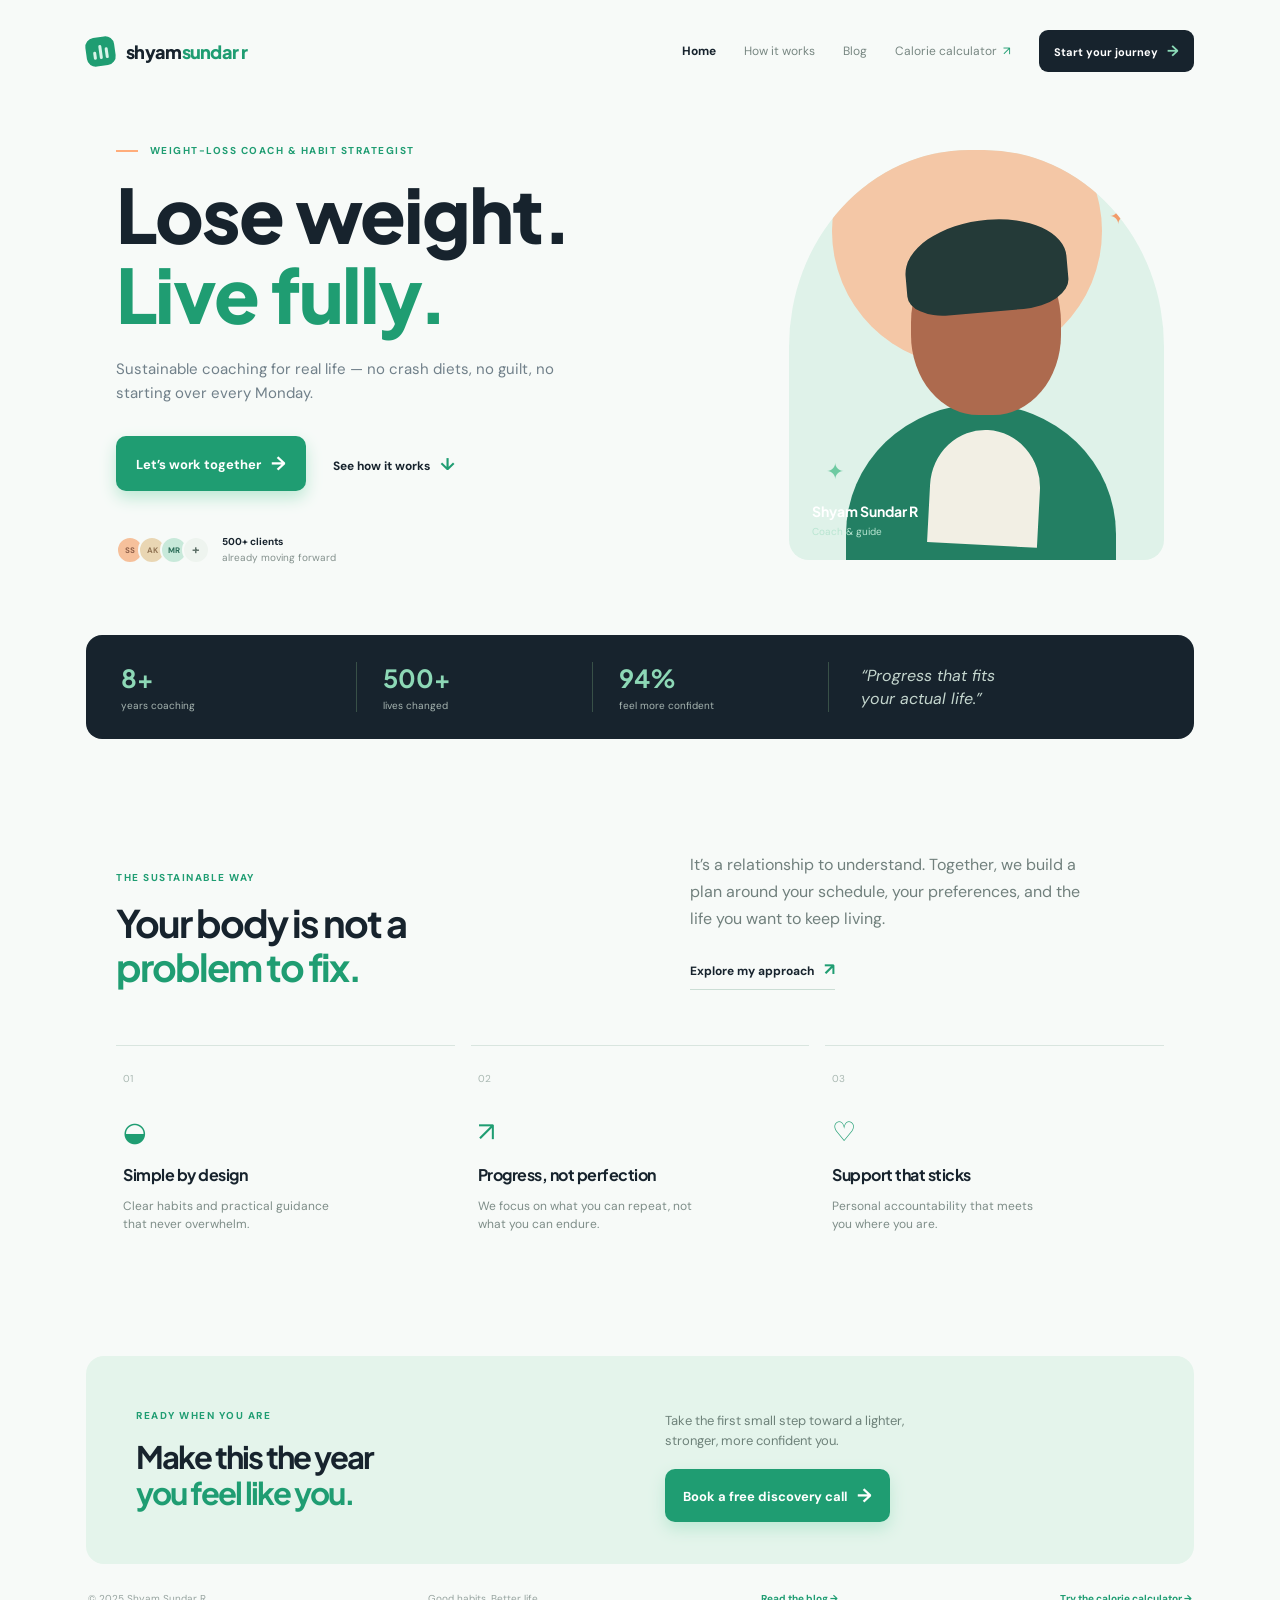
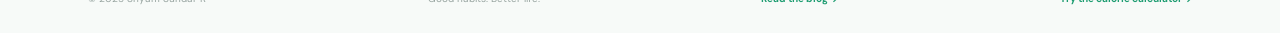
<file: index.html>
<!doctype html>
<html lang="en">
<head>
  <meta charset="UTF-8" /><meta name="viewport" content="width=device-width, initial-scale=1.0" />
  <meta name="description" content="Shyam Sundar R helps busy people build sustainable weight-loss habits for life." />
  <title>Shyam Sundar R — Sustainable weight-loss coaching</title>
  <link rel="preconnect" href="https://fonts.googleapis.com" /><link rel="preconnect" href="https://fonts.gstatic.com" crossorigin />
  <link href="https://fonts.googleapis.com/css2?family=DM+Sans:wght@400;500;600;700&family=Plus+Jakarta+Sans:wght@600;700;800&display=swap" rel="stylesheet" /><link rel="stylesheet" href="styles.css" />
</head>
<body class="home-page"><div class="page-shell">
  <header class="site-header"><a class="brand" href="index.html" aria-label="Shyam Sundar R home"><span class="brand-mark" aria-hidden="true"><span></span><span></span><span></span></span><span>shyam<span>sundar r</span></span></a><nav class="main-nav" aria-label="Main navigation"><a class="active" href="index.html">Home</a><a href="#approach">How it works</a><a href="blog.html">Blog</a><a href="calculator.html">Calorie calculator <span>↗</span></a></nav><a class="nav-cta" href="#start">Start your journey <span>→</span></a></header>
  <main>
    <section class="coach-hero"><div class="hero-copy"><p class="eyebrow"><span></span> Weight-loss coach & habit strategist</p><h1>Lose weight.<br /><em>Live fully.</em></h1><p class="hero-text">Sustainable coaching for real life — no crash diets, no guilt, no starting over every Monday.</p><div class="hero-actions"><a class="primary-button hero-button" href="#start">Let’s work together <span>→</span></a><a class="text-link" href="#approach">See how it works <span>↓</span></a></div><div class="trust-row"><div class="avatar-stack"><span>SS</span><span>AK</span><span>MR</span><b>+</b></div><p><strong>500+ clients</strong><br />already moving forward</p></div></div><div class="coach-portrait" aria-label="Portrait illustration of coach Shyam Sundar R" role="img"><div class="portrait-sun"></div><div class="portrait-shape portrait-body"></div><div class="portrait-shape portrait-head"></div><div class="portrait-hair"></div><div class="portrait-shirt"></div><span class="portrait-label">Shyam Sundar R <small>Coach & guide</small></span><span class="leaf leaf-one">✦</span><span class="leaf leaf-two">✦</span></div></section>
    <section class="stats-strip" aria-label="Coach highlights"><div><strong>8+</strong><span>years coaching</span></div><div><strong>500+</strong><span>lives changed</span></div><div><strong>94%</strong><span>feel more confident</span></div><p>“Progress that fits<br />your actual life.”</p></section>
    <section id="approach" class="approach-section"><div class="section-intro"><p class="section-kicker">The sustainable way</p><h2>Your body is not a<br /><em>problem to fix.</em></h2></div><div class="approach-copy"><p>It’s a relationship to understand. Together, we build a plan around your schedule, your preferences, and the life you want to keep living.</p><a class="arrow-link" href="#start">Explore my approach <span>↗</span></a></div></section>
    <section class="pillars" aria-label="Coaching principles"><article><span class="pillar-number">01</span><div class="pillar-icon">◒</div><h3>Simple by design</h3><p>Clear habits and practical guidance that never overwhelm.</p></article><article><span class="pillar-number">02</span><div class="pillar-icon">↗</div><h3>Progress, not perfection</h3><p>We focus on what you can repeat, not what you can endure.</p></article><article><span class="pillar-number">03</span><div class="pillar-icon">♡</div><h3>Support that sticks</h3><p>Personal accountability that meets you where you are.</p></article></section>
    <section id="start" class="start-card"><div><p class="section-kicker">Ready when you are</p><h2>Make this the year<br /><em>you feel like you.</em></h2></div><div><p>Take the first small step toward a lighter, stronger, more confident you.</p><a class="primary-button" href="mailto:hello@shyamsundarr.com">Book a free discovery call <span>→</span></a></div></section>
  </main><footer class="site-footer"><span>© 2025 Shyam Sundar R</span><span>Good habits. Better life.</span><a href="blog.html">Read the blog →</a><a href="calculator.html">Try the calorie calculator →</a></footer>
</div></body></html>
</file>
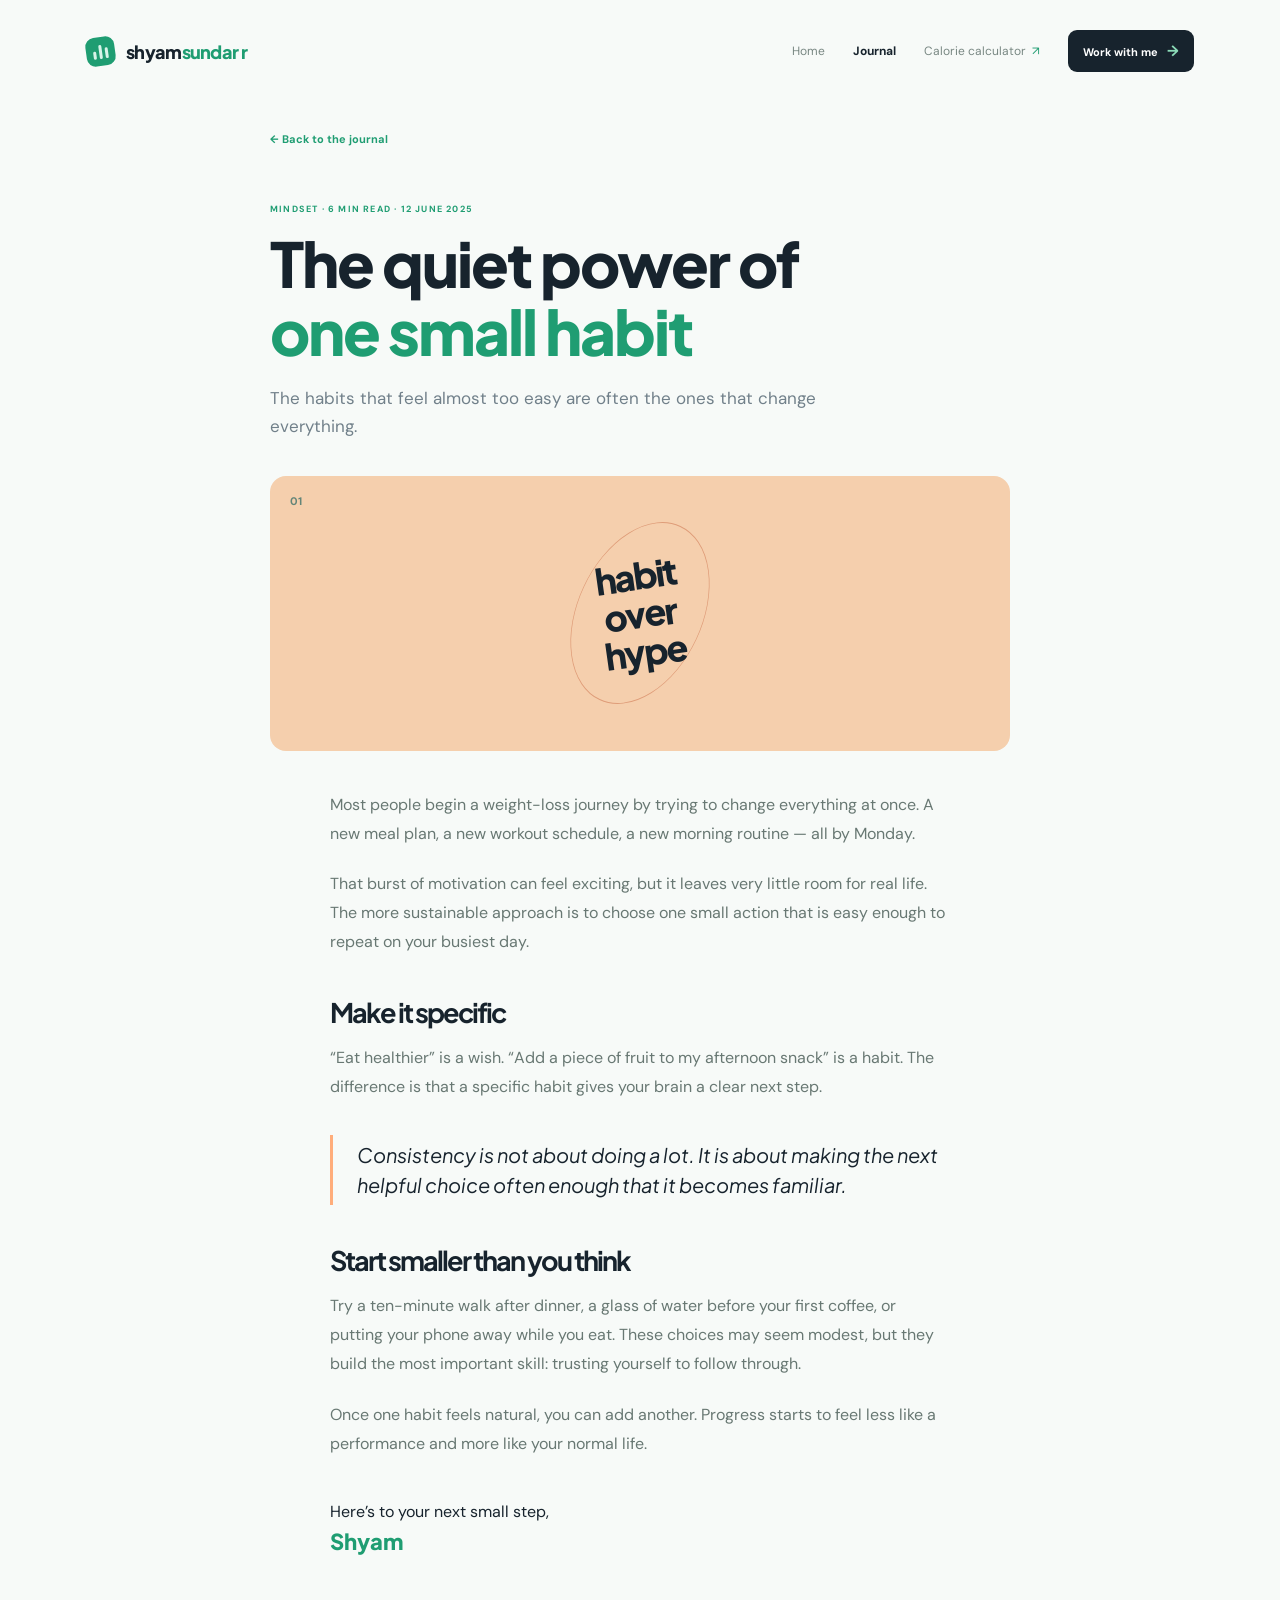
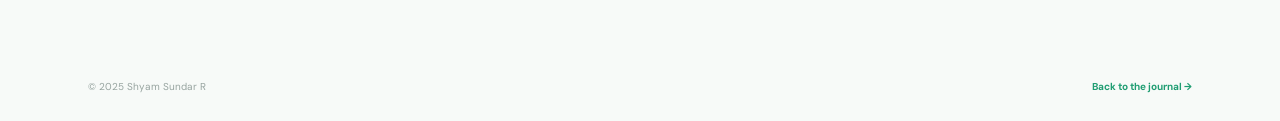
<file: blog-habits.html>
<!doctype html>
<html lang="en"><head><meta charset="UTF-8" /><meta name="viewport" content="width=device-width, initial-scale=1.0" /><meta name="description" content="How one small habit can create sustainable weight-loss progress." /><title>The quiet power of one small habit — Shyam Sundar R</title><link rel="stylesheet" href="styles.css" /><link rel="preconnect" href="https://fonts.googleapis.com" /><link rel="preconnect" href="https://fonts.gstatic.com" crossorigin /><link href="https://fonts.googleapis.com/css2?family=DM+Sans:wght@400;500;600;700&family=Plus+Jakarta+Sans:wght@600;700;800&display=swap" rel="stylesheet" /></head>
<body class="article-page"><div class="page-shell"><header class="site-header"><a class="brand" href="index.html"><span class="brand-mark" aria-hidden="true"><span></span><span></span><span></span></span><span>shyam<span>sundar r</span></span></a><nav class="main-nav" aria-label="Main navigation"><a href="index.html">Home</a><a href="blog.html" class="active">Journal</a><a href="calculator.html">Calorie calculator <span>↗</span></a></nav><a class="nav-cta" href="index.html#start">Work with me <span>→</span></a></header><main><article class="article"><a class="back-link" href="blog.html">← Back to the journal</a><p class="post-meta">Mindset · 6 min read · 12 June 2025</p><h1>The quiet power of<br /><em>one small habit</em></h1><p class="article-deck">The habits that feel almost too easy are often the ones that change everything.</p><div class="article-art art-habits"><span>01</span><b>habit<br />over<br />hype</b></div><div class="article-body"><p>Most people begin a weight-loss journey by trying to change everything at once. A new meal plan, a new workout schedule, a new morning routine — all by Monday.</p><p>That burst of motivation can feel exciting, but it leaves very little room for real life. The more sustainable approach is to choose one small action that is easy enough to repeat on your busiest day.</p><h2>Make it specific</h2><p>“Eat healthier” is a wish. “Add a piece of fruit to my afternoon snack” is a habit. The difference is that a specific habit gives your brain a clear next step.</p><blockquote>Consistency is not about doing a lot. It is about making the next helpful choice often enough that it becomes familiar.</blockquote><h2>Start smaller than you think</h2><p>Try a ten-minute walk after dinner, a glass of water before your first coffee, or putting your phone away while you eat. These choices may seem modest, but they build the most important skill: trusting yourself to follow through.</p><p>Once one habit feels natural, you can add another. Progress starts to feel less like a performance and more like your normal life.</p><p class="article-signoff">Here’s to your next small step,<br /><strong>Shyam</strong></p></div></article></main><footer class="site-footer"><span>© 2025 Shyam Sundar R</span><a href="blog.html">Back to the journal →</a></footer></div></body></html>
</file>
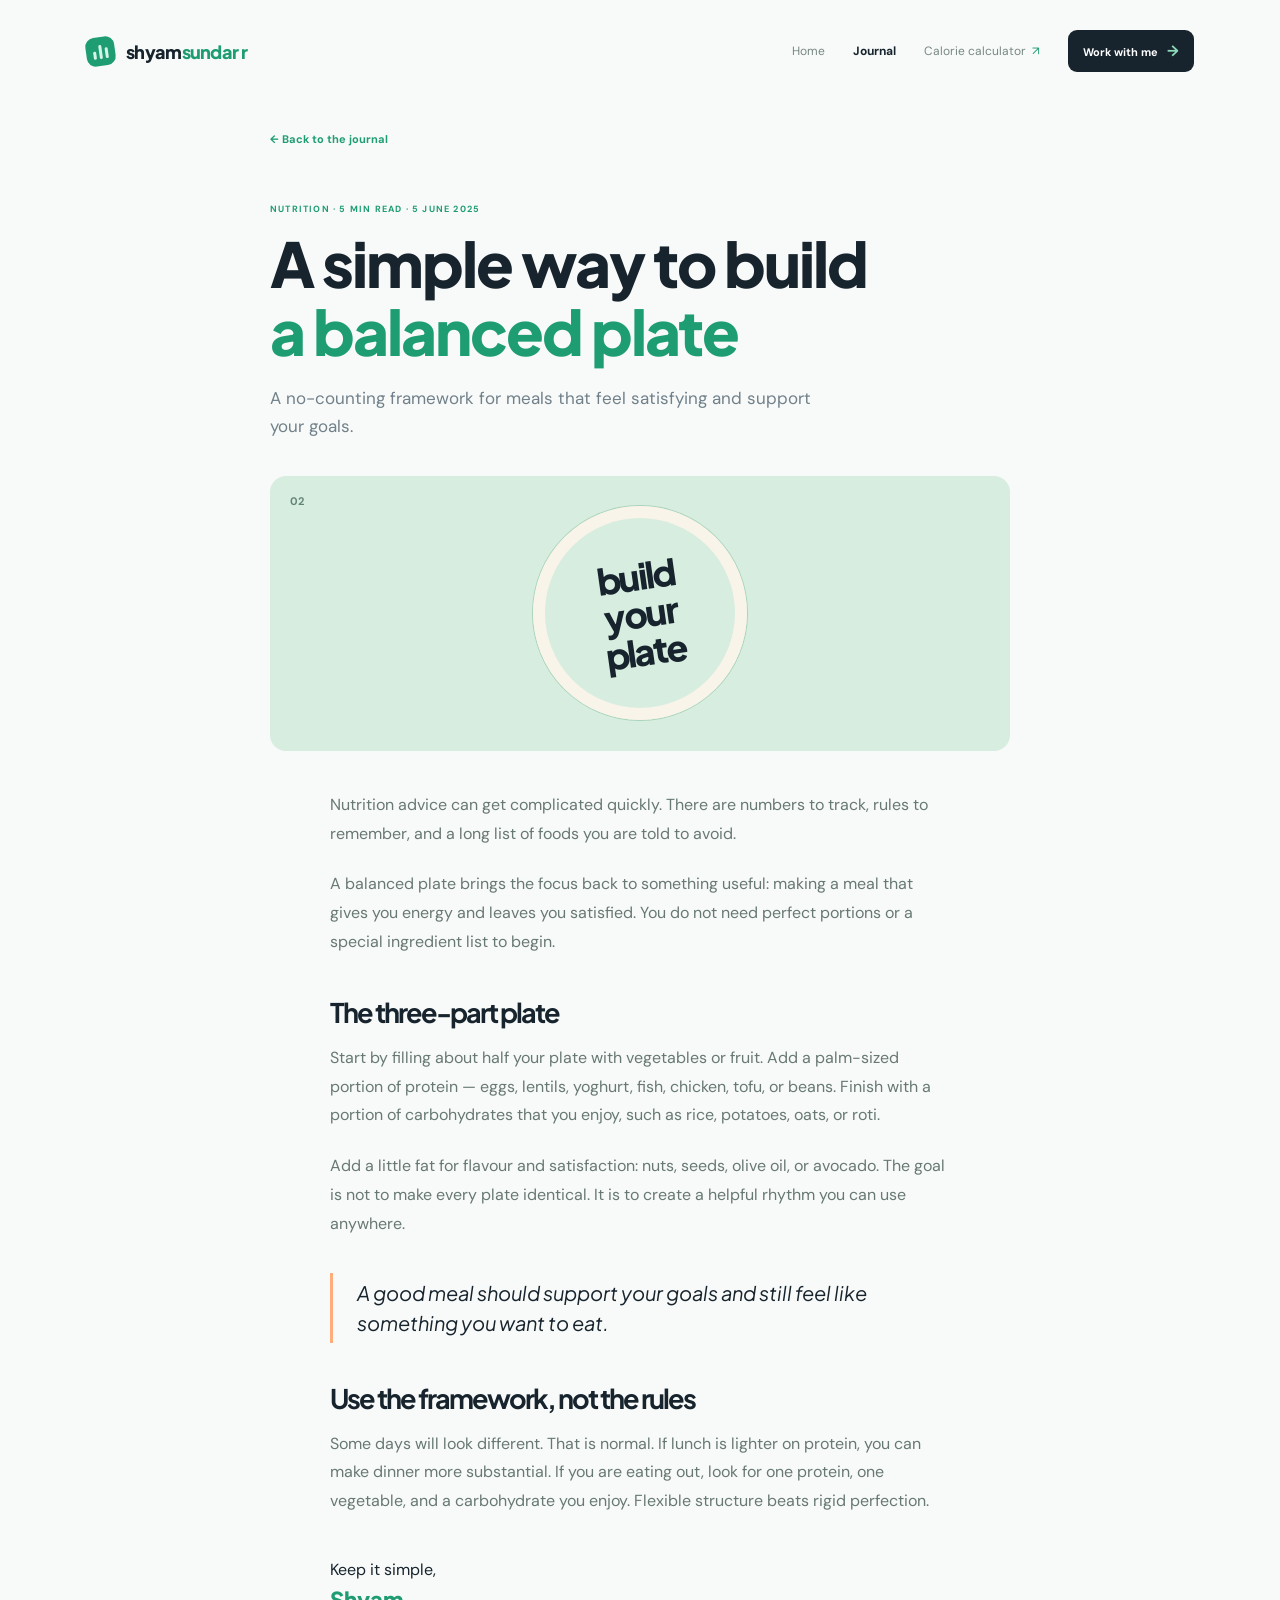
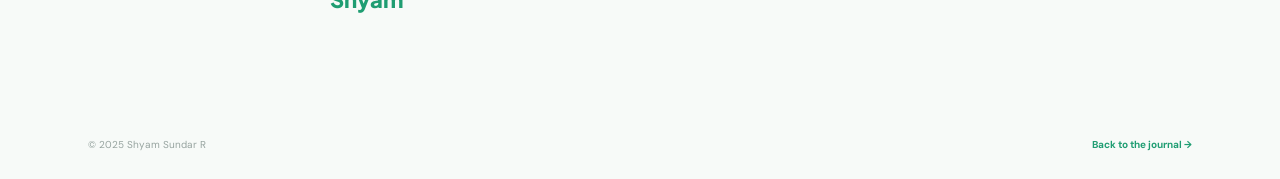
<file: blog-plate.html>
<!doctype html>
<html lang="en"><head><meta charset="UTF-8" /><meta name="viewport" content="width=device-width, initial-scale=1.0" /><meta name="description" content="A simple framework for building balanced meals." /><title>A simple way to build a balanced plate — Shyam Sundar R</title><link rel="stylesheet" href="styles.css" /><link rel="preconnect" href="https://fonts.googleapis.com" /><link rel="preconnect" href="https://fonts.gstatic.com" crossorigin /><link href="https://fonts.googleapis.com/css2?family=DM+Sans:wght@400;500;600;700&family=Plus+Jakarta+Sans:wght@600;700;800&display=swap" rel="stylesheet" /></head>
<body class="article-page"><div class="page-shell"><header class="site-header"><a class="brand" href="index.html"><span class="brand-mark" aria-hidden="true"><span></span><span></span><span></span></span><span>shyam<span>sundar r</span></span></a><nav class="main-nav" aria-label="Main navigation"><a href="index.html">Home</a><a href="blog.html" class="active">Journal</a><a href="calculator.html">Calorie calculator <span>↗</span></a></nav><a class="nav-cta" href="index.html#start">Work with me <span>→</span></a></header><main><article class="article"><a class="back-link" href="blog.html">← Back to the journal</a><p class="post-meta">Nutrition · 5 min read · 5 June 2025</p><h1>A simple way to build<br /><em>a balanced plate</em></h1><p class="article-deck">A no-counting framework for meals that feel satisfying and support your goals.</p><div class="article-art art-plate"><span>02</span><b>build<br />your<br />plate</b></div><div class="article-body"><p>Nutrition advice can get complicated quickly. There are numbers to track, rules to remember, and a long list of foods you are told to avoid.</p><p>A balanced plate brings the focus back to something useful: making a meal that gives you energy and leaves you satisfied. You do not need perfect portions or a special ingredient list to begin.</p><h2>The three-part plate</h2><p>Start by filling about half your plate with vegetables or fruit. Add a palm-sized portion of protein — eggs, lentils, yoghurt, fish, chicken, tofu, or beans. Finish with a portion of carbohydrates that you enjoy, such as rice, potatoes, oats, or roti.</p><p>Add a little fat for flavour and satisfaction: nuts, seeds, olive oil, or avocado. The goal is not to make every plate identical. It is to create a helpful rhythm you can use anywhere.</p><blockquote>A good meal should support your goals and still feel like something you want to eat.</blockquote><h2>Use the framework, not the rules</h2><p>Some days will look different. That is normal. If lunch is lighter on protein, you can make dinner more substantial. If you are eating out, look for one protein, one vegetable, and a carbohydrate you enjoy. Flexible structure beats rigid perfection.</p><p class="article-signoff">Keep it simple,<br /><strong>Shyam</strong></p></div></article></main><footer class="site-footer"><span>© 2025 Shyam Sundar R</span><a href="blog.html">Back to the journal →</a></footer></div></body></html>
</file>
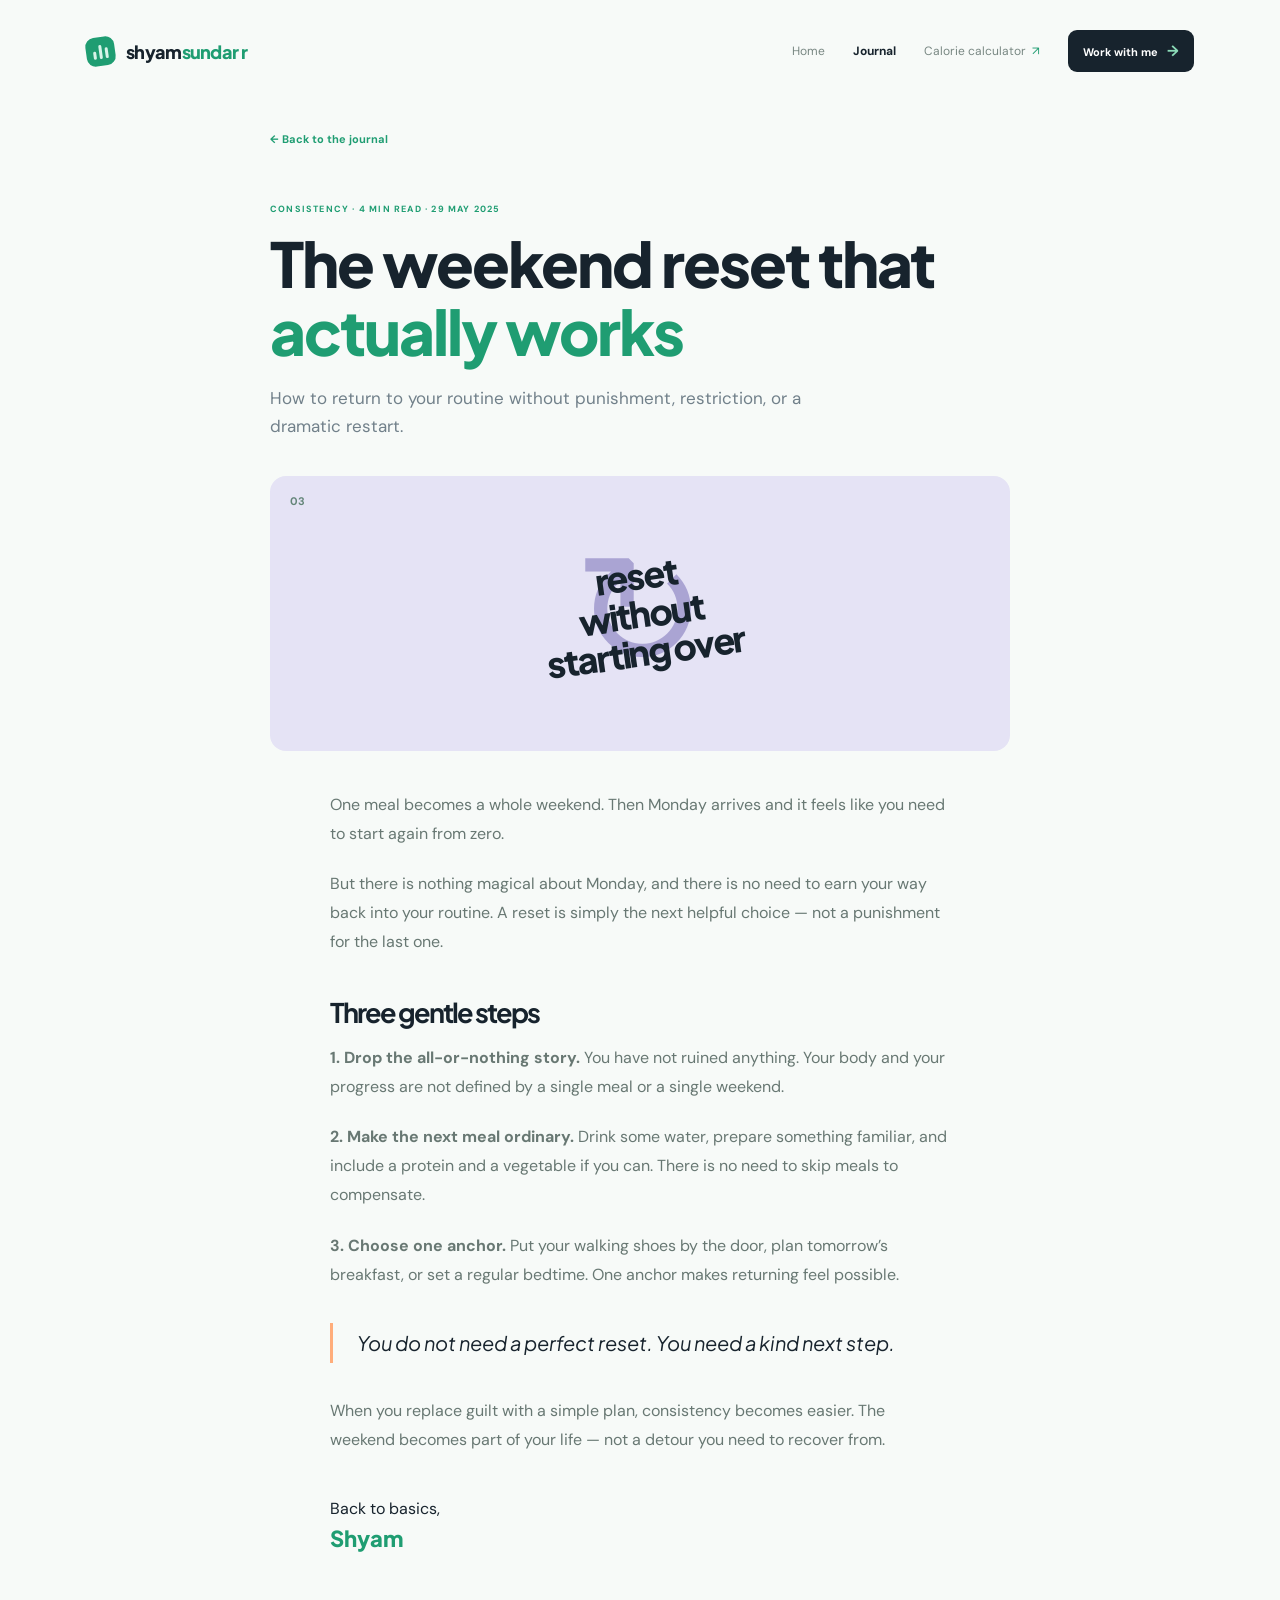
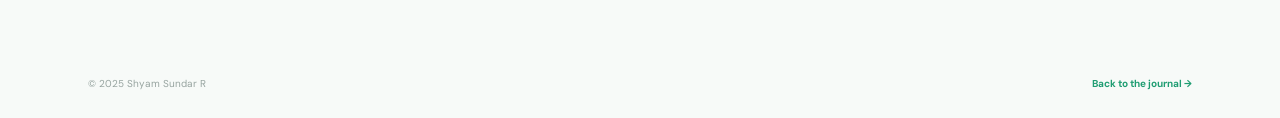
<file: blog-reset.html>
<!doctype html>
<html lang="en"><head><meta charset="UTF-8" /><meta name="viewport" content="width=device-width, initial-scale=1.0" /><meta name="description" content="How to reset your routine without starting over." /><title>The weekend reset that actually works — Shyam Sundar R</title><link rel="stylesheet" href="styles.css" /><link rel="preconnect" href="https://fonts.googleapis.com" /><link rel="stylesheet" href="https://fonts.googleapis.com/css2?family=DM+Sans:wght@400;500;600;700&family=Plus+Jakarta+Sans:wght@600;700;800&display=swap" /></head>
<body class="article-page"><div class="page-shell"><header class="site-header"><a class="brand" href="index.html"><span class="brand-mark" aria-hidden="true"><span></span><span></span><span></span></span><span>shyam<span>sundar r</span></span></a><nav class="main-nav" aria-label="Main navigation"><a href="index.html">Home</a><a href="blog.html" class="active">Journal</a><a href="calculator.html">Calorie calculator <span>↗</span></a></nav><a class="nav-cta" href="index.html#start">Work with me <span>→</span></a></header><main><article class="article"><a class="back-link" href="blog.html">← Back to the journal</a><p class="post-meta">Consistency · 4 min read · 29 May 2025</p><h1>The weekend reset that<br /><em>actually works</em></h1><p class="article-deck">How to return to your routine without punishment, restriction, or a dramatic restart.</p><div class="article-art art-week"><span>03</span><b>reset<br />without<br />starting over</b></div><div class="article-body"><p>One meal becomes a whole weekend. Then Monday arrives and it feels like you need to start again from zero.</p><p>But there is nothing magical about Monday, and there is no need to earn your way back into your routine. A reset is simply the next helpful choice — not a punishment for the last one.</p><h2>Three gentle steps</h2><p><strong>1. Drop the all-or-nothing story.</strong> You have not ruined anything. Your body and your progress are not defined by a single meal or a single weekend.</p><p><strong>2. Make the next meal ordinary.</strong> Drink some water, prepare something familiar, and include a protein and a vegetable if you can. There is no need to skip meals to compensate.</p><p><strong>3. Choose one anchor.</strong> Put your walking shoes by the door, plan tomorrow’s breakfast, or set a regular bedtime. One anchor makes returning feel possible.</p><blockquote>You do not need a perfect reset. You need a kind next step.</blockquote><p>When you replace guilt with a simple plan, consistency becomes easier. The weekend becomes part of your life — not a detour you need to recover from.</p><p class="article-signoff">Back to basics,<br /><strong>Shyam</strong></p></div></article></main><footer class="site-footer"><span>© 2025 Shyam Sundar R</span><a href="blog.html">Back to the journal →</a></footer></div></body></html>
</file>
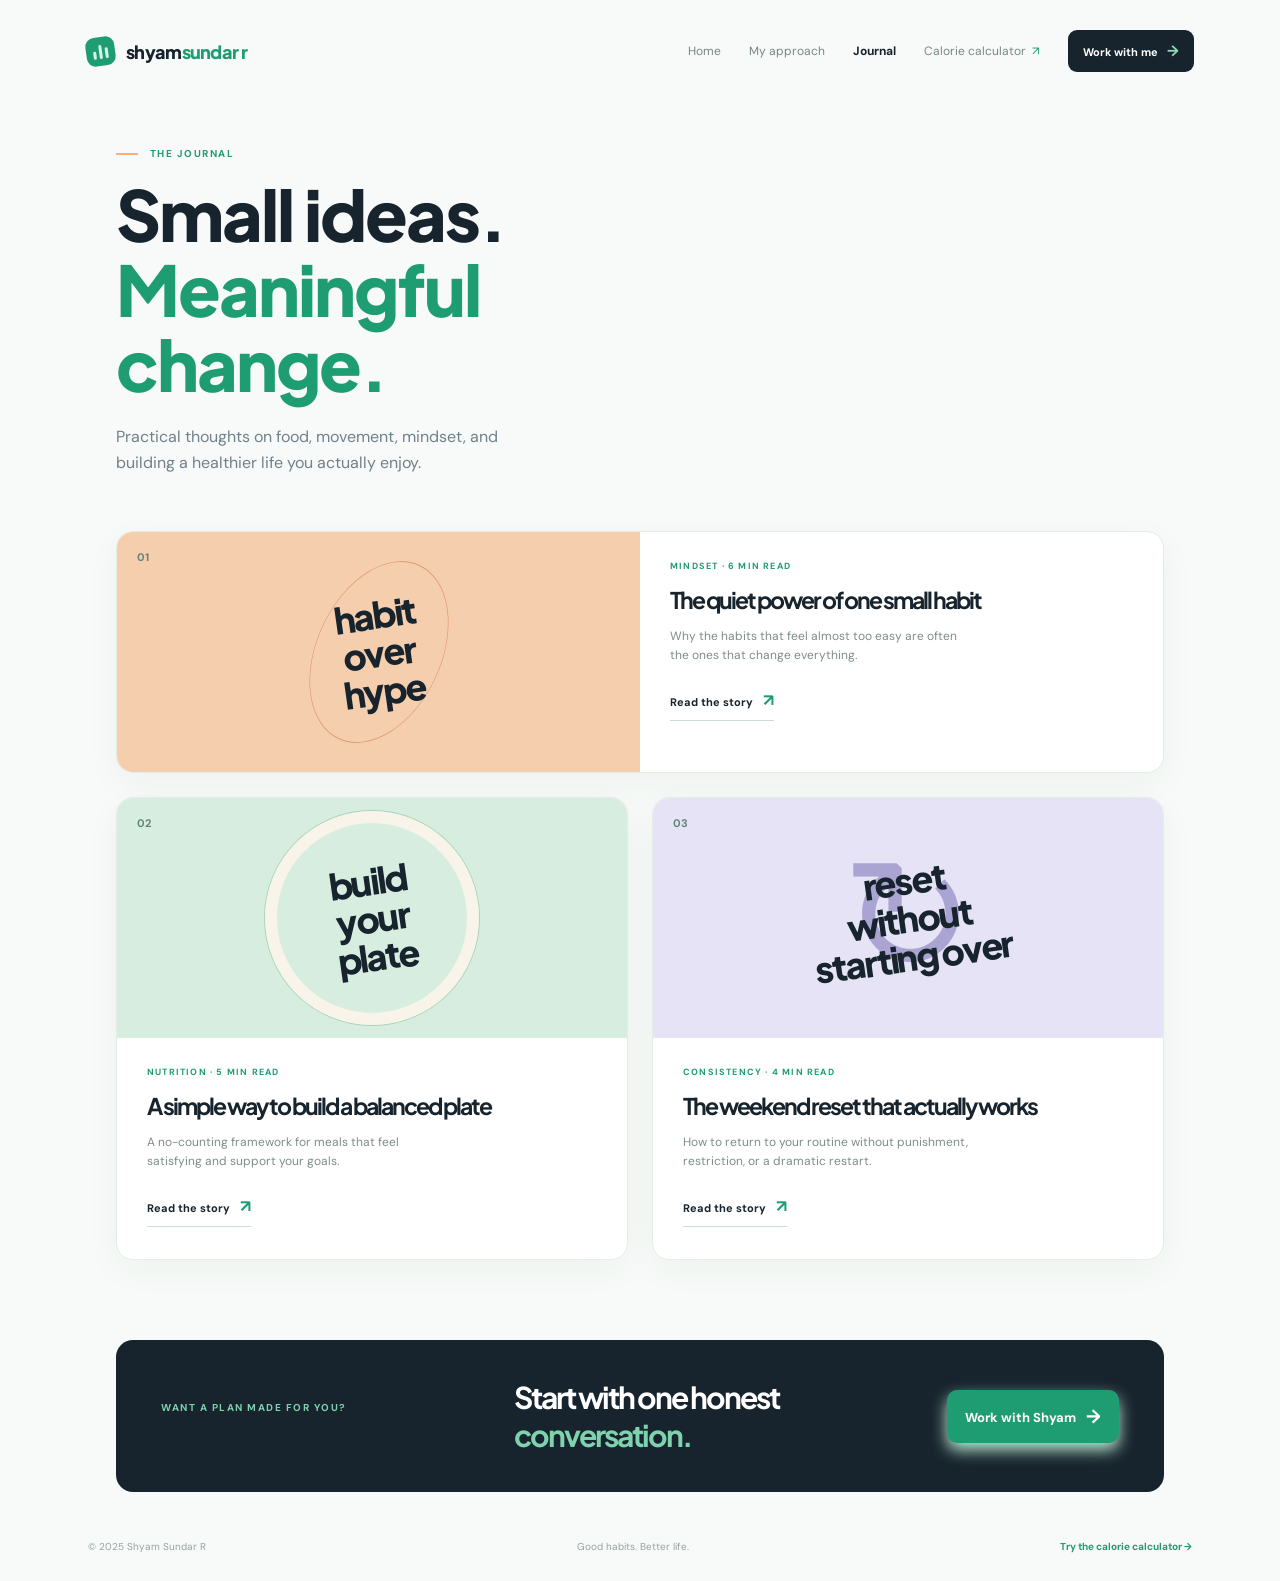
<file: blog.html>
<!doctype html>
<html lang="en">
<head><meta charset="UTF-8" /><meta name="viewport" content="width=device-width, initial-scale=1.0" /><meta name="description" content="Practical weight-loss guidance from Shyam Sundar R." /><title>Journal — Shyam Sundar R</title><link rel="preconnect" href="https://fonts.googleapis.com" /><link rel="preconnect" href="https://fonts.gstatic.com" crossorigin /><link href="https://fonts.googleapis.com/css2?family=DM+Sans:wght@400;500;600;700&family=Plus+Jakarta+Sans:wght@600;700;800&display=swap" rel="stylesheet" /><link rel="stylesheet" href="styles.css" /></head>
<body class="blog-page"><div class="page-shell"><header class="site-header"><a class="brand" href="index.html" aria-label="Shyam Sundar R home"><span class="brand-mark" aria-hidden="true"><span></span><span></span><span></span></span><span>shyam<span>sundar r</span></span></a><nav class="main-nav" aria-label="Main navigation"><a href="index.html">Home</a><a href="index.html#approach">My approach</a><a class="active" href="blog.html">Journal</a><a href="calculator.html">Calorie calculator <span>↗</span></a></nav><a class="nav-cta" href="index.html#start">Work with me <span>→</span></a></header>
<main><section class="blog-heading"><p class="eyebrow"><span></span> The journal</p><h1>Small ideas.<br /><em>Meaningful change.</em></h1><p>Practical thoughts on food, movement, mindset, and building a healthier life you actually enjoy.</p></section>
<section class="post-grid" aria-label="Blog posts"><article class="post-card featured-post"><div class="post-art art-habits"><span>01</span><b>habit<br />over<br />hype</b></div><div class="post-content"><p class="post-meta">Mindset · 6 min read</p><h2><a href="blog-habits.html">The quiet power of one small habit</a></h2><p>Why the habits that feel almost too easy are often the ones that change everything.</p><a class="arrow-link" href="blog-habits.html">Read the story <span>↗</span></a></div></article><article class="post-card"><div class="post-art art-plate"><span>02</span><b>build<br />your<br />plate</b></div><div class="post-content"><p class="post-meta">Nutrition · 5 min read</p><h2><a href="blog-plate.html">A simple way to build a balanced plate</a></h2><p>A no-counting framework for meals that feel satisfying and support your goals.</p><a class="arrow-link" href="blog-plate.html">Read the story <span>↗</span></a></div></article><article class="post-card"><div class="post-art art-week"><span>03</span><b>reset<br />without<br />starting over</b></div><div class="post-content"><p class="post-meta">Consistency · 4 min read</p><h2><a href="blog-reset.html">The weekend reset that actually works</a></h2><p>How to return to your routine without punishment, restriction, or a dramatic restart.</p><a class="arrow-link" href="blog-reset.html">Read the story <span>↗</span></a></div></article></section>
<section class="blog-cta"><p class="section-kicker">Want a plan made for you?</p><h2>Start with one honest<br /><em>conversation.</em></h2><a class="primary-button" href="index.html#start">Work with Shyam <span>→</span></a></section></main><footer class="site-footer"><span>© 2025 Shyam Sundar R</span><span>Good habits. Better life.</span><a href="calculator.html">Try the calorie calculator →</a></footer></div></body></html>
</file>
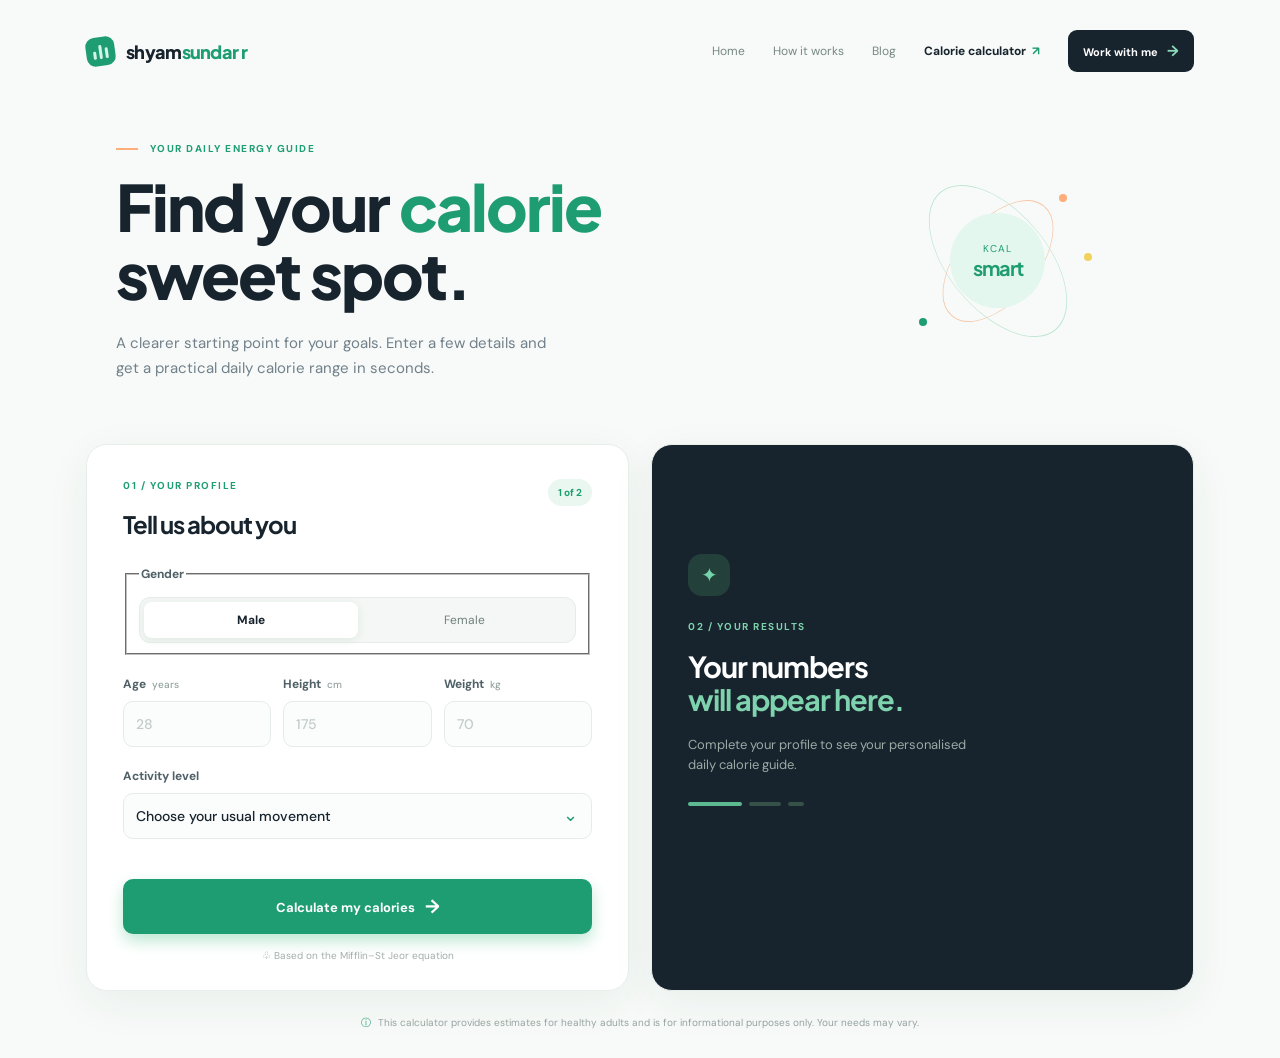
<file: calculator.html>
<!doctype html>
<html lang="en"><head><meta charset="UTF-8" /><meta name="viewport" content="width=device-width, initial-scale=1.0" /><meta name="description" content="A simple, modern daily calorie needs calculator." /><title>Calorie Compass — Daily calorie calculator</title><link rel="preconnect" href="https://fonts.googleapis.com" /><link rel="preconnect" href="https://fonts.gstatic.com" crossorigin /><link href="https://fonts.googleapis.com/css2?family=DM+Sans:wght@400;500;600;700&family=Plus+Jakarta+Sans:wght@600;700;800&display=swap" rel="stylesheet" /><link rel="stylesheet" href="styles.css" /></head>
<body class="calculator-page"><div class="page-shell"><header class="site-header"><a class="brand" href="index.html" aria-label="Shyam Sundar R home"><span class="brand-mark" aria-hidden="true"><span></span><span></span><span></span></span><span>shyam<span>sundar r</span></span></a><nav class="main-nav" aria-label="Main navigation"><a href="index.html">Home</a><a href="index.html#approach">How it works</a><a href="blog.html">Blog</a><a class="active" href="calculator.html">Calorie calculator <span>↗</span></a></nav><a class="nav-cta" href="index.html#start">Work with me <span>→</span></a></header>
<main id="top"><section class="hero calculator-hero"><div class="hero-copy"><p class="eyebrow"><span></span> Your daily energy guide</p><h1>Find your <em>calorie</em> sweet spot.</h1><p class="hero-text">A clearer starting point for your goals. Enter a few details and get a practical daily calorie range in seconds.</p></div><div class="hero-orbit" aria-hidden="true"><div class="orbit orbit-one"></div><div class="orbit orbit-two"></div><div class="orbit-core"><span>kcal</span><strong>smart</strong></div><span class="orbit-dot dot-one"></span><span class="orbit-dot dot-two"></span><span class="orbit-dot dot-three"></span></div></section>
<section class="calculator-layout" aria-label="Calorie calculator"><form id="calculator-form" class="card form-card" novalidate><div class="card-heading"><div><p class="section-kicker">01 / Your profile</p><h2>Tell us about you</h2></div><span class="step-badge">1 of 2</span></div><fieldset class="field-group gender-group"><legend>Gender</legend><div class="segmented-control"><label><input type="radio" name="gender" value="male" checked /><span>Male</span></label><label><input type="radio" name="gender" value="female" /><span>Female</span></label></div></fieldset><div class="input-grid"><label class="field-group"><span>Age <small>years</small></span><input id="age" type="number" min="15" max="100" placeholder="28" required /></label><label class="field-group"><span>Height <small>cm</small></span><input id="height" type="number" min="100" max="250" placeholder="175" required /></label><label class="field-group"><span>Weight <small>kg</small></span><input id="weight" type="number" min="30" max="300" placeholder="70" required /></label></div><label class="field-group activity-field" for="activity"><span>Activity level</span><div class="select-wrap"><select id="activity" required><option value="" disabled selected>Choose your usual movement</option><option value="1.2">Mostly sitting — little exercise</option><option value="1.375">Lightly active — 1–3 days/week</option><option value="1.55">Moderately active — 3–5 days/week</option><option value="1.725">Very active — 6–7 days/week</option><option value="1.9">Extra active — physical job + training</option></select></div></label><p id="error-message" class="error-message" role="alert"></p><button class="primary-button" type="submit">Calculate my calories <span aria-hidden="true">→</span></button><p class="form-footnote"><span aria-hidden="true">♧</span> Based on the Mifflin–St Jeor equation</p></form>
<section id="results" class="card results-card" aria-live="polite" aria-label="Your calorie results"><div class="results-empty" id="results-empty"><div class="empty-icon">✦</div><p class="section-kicker">02 / Your results</p><h2>Your numbers<br /><em>will appear here.</em></h2><p>Complete your profile to see your personalised daily calorie guide.</p><div class="empty-line"><span></span><span></span><span></span></div></div><div class="results-filled" id="results-filled" hidden><div class="results-top"><div><p class="section-kicker">02 / Your results</p><h2>Your daily guide</h2></div><span class="result-check">✓ Ready</span></div><div class="maintenance-result"><span>Maintenance calories</span><strong id="maintenance-value">—</strong><small>kcal / day</small></div><div class="goal-results"><div class="goal-row lose"><div class="goal-icon">↓</div><div><strong>Lose weight</strong><span>Gentle, steady progress</span></div><b id="lose-value">—</b><small>kcal</small></div><div class="goal-row gain"><div class="goal-icon">↑</div><div><strong>Gain weight</strong><span>Fuel your next level</span></div><b id="gain-value">—</b><small>kcal</small></div></div><div class="result-tip"><span>✦</span><p><strong>Small steps add up.</strong> Aim for consistency over perfection, and adjust based on how your body responds.</p></div><button class="secondary-button" id="recalculate" type="button">↻ Recalculate</button></div></section></section><footer class="disclaimer"><span>ⓘ</span> This calculator provides estimates for healthy adults and is for informational purposes only. Your needs may vary.</footer></main></div><script src="script.js"></script></body></html>
</file>
<file: styles.css>
:root { --ink:#17232d; --muted:#71808a; --soft:#f4f8f5; --line:#e5ece8; --green:#1f9d72; --deep-green:#176b53; --peach:#ffad7b; --white:#fff; }
* { box-sizing:border-box; }
body { margin:0; color:var(--ink); background:#f7faf8; font-family:'DM Sans',sans-serif; }
.page-shell { max-width:1180px; margin:auto; padding:30px 36px 28px; }
.site-header { display:flex; align-items:center; justify-content:space-between; }
.brand { color:var(--ink); text-decoration:none; display:flex; align-items:center; gap:11px; font:800 18px 'Plus Jakarta Sans',sans-serif; letter-spacing:-.7px; }
.brand > span:last-child > span { color:var(--green); }
.brand-mark { width:29px; height:29px; border-radius:9px; background:var(--green); display:flex; align-items:end; justify-content:center; gap:3px; padding:7px; transform:rotate(-8deg); }
.brand-mark span { width:3px; border-radius:3px; background:#d7f3e8; }.brand-mark span:nth-child(1){height:8px}.brand-mark span:nth-child(2){height:14px}.brand-mark span:nth-child(3){height:11px}
.header-note { color:#7c8b88; font-size:12px; letter-spacing:.1px; }.pulse { display:inline-block; width:7px; height:7px; background:#65c69a; border-radius:50%; margin-right:7px; box-shadow:0 0 0 4px #e3f5eb; }
.main-nav { display:flex; align-items:center; gap:28px; margin-left:auto; margin-right:28px; }.main-nav a { color:#788782; font-size:12px; text-decoration:none; transition:.2s; }.main-nav a:hover,.main-nav a.active { color:var(--ink); }.main-nav a.active { font-weight:700; }.main-nav a span { color:var(--green); margin-left:3px; }.nav-cta { background:var(--ink); color:#fff; border-radius:9px; padding:11px 15px; text-decoration:none; font-size:11px; font-weight:700; }.nav-cta span { color:#8cdbb8; margin-left:6px; font-size:15px; }
.hero { display:flex; align-items:center; justify-content:space-between; padding:70px 66px 72px 30px; }.hero-copy { max-width:595px; }.eyebrow,.section-kicker { text-transform:uppercase; letter-spacing:1.5px; font-size:10px; font-weight:700; color:var(--green); margin:0 0 17px; }.eyebrow span { display:inline-block; width:22px; height:2px; vertical-align:middle; margin-right:8px; background:var(--peach); }
h1,h2 { font-family:'Plus Jakarta Sans',sans-serif; letter-spacing:-2px; margin:0; } h1 { font-size:clamp(40px,5vw,64px); line-height:1.07; font-weight:800; } h1 em,h2 em { color:var(--green); font-style:normal; }.hero-text { color:var(--muted); line-height:1.65; max-width:450px; font-size:15px; margin:22px 0 0; }
.hero-orbit { width:190px; height:190px; position:relative; margin-right:35px; }.orbit { position:absolute; border:1px solid #bce6d2; border-radius:50%; }.orbit-one { inset:5px; transform:rotate(50deg) scaleY(.55); }.orbit-two { inset:23px; transform:rotate(-50deg) scaleY(.55); border-color:#f7c8a9; }.orbit-core { background:#e3f7ee; border-radius:50%; width:95px;height:95px; position:absolute; inset:47px; display:flex; align-items:center; justify-content:center; flex-direction:column; color:var(--green); }.orbit-core span { font-size:10px; letter-spacing:1px; text-transform:uppercase; }.orbit-core strong { font:700 20px 'Plus Jakarta Sans'; letter-spacing:-1px; }.orbit-dot { position:absolute;width:8px;height:8px;border-radius:50%;background:var(--peach); }.dot-one{top:28px;right:26px}.dot-two{bottom:30px;left:16px;background:var(--green)}.dot-three{top:87px;right:1px;background:#f1d25f}
.calculator-layout { display:grid; grid-template-columns:1fr 1fr; gap:22px; }.card { background:var(--white); border:1px solid #e8efeb; border-radius:21px; box-shadow:0 12px 45px rgba(35,74,57,.06); }.form-card { padding:34px 36px 28px; }.card-heading,.results-top { display:flex; justify-content:space-between; align-items:flex-start; }.card h2 { font-size:24px; letter-spacing:-1px; }.step-badge { font-size:10px; color:var(--green); background:#e9f7f0; padding:7px 10px; border-radius:20px; font-weight:700; }.field-group { display:block; margin-top:27px; }.field-group > span, legend { color:#4f6067; display:block; font-size:12px; font-weight:700; margin-bottom:9px; } small { color:#94a19f; font-size:10px; font-weight:500; margin-left:3px; }.segmented-control { background:#f4f7f5; border:1px solid var(--line); display:flex; padding:4px; border-radius:11px; }.segmented-control label { flex:1; }.segmented-control input { position:absolute; opacity:0; }.segmented-control span { display:block; text-align:center; border-radius:8px; color:#71807d; padding:10px; font-size:12px; cursor:pointer; }.segmented-control input:checked + span { background:white; color:var(--ink); box-shadow:0 2px 8px #dfe9e2; font-weight:700; }
.input-grid { display:grid; grid-template-columns:repeat(3,1fr); gap:12px; }.input-grid .field-group { margin-top:21px; } input,select { width:100%; border:1px solid var(--line); border-radius:10px; color:var(--ink); background:#fbfdfc; font:500 14px 'DM Sans'; outline:none; padding:13px 12px; transition:.2s; } input:focus,select:focus { border-color:#72c6a2; box-shadow:0 0 0 3px #e1f5eb; } input::placeholder { color:#c2ccca; }.select-wrap { position:relative; }.select-wrap:after { content:'⌄'; position:absolute; right:14px; top:10px; pointer-events:none; color:var(--green); font-size:18px; }.select-wrap select { appearance:none; padding-right:38px; }.activity-field { margin-top:21px; }.primary-button,.secondary-button { border:0; cursor:pointer; font:700 13px 'DM Sans'; transition:transform .2s,box-shadow .2s; }.primary-button { width:100%; color:white; background:var(--green); border-radius:10px; padding:15px; margin-top:25px; box-shadow:0 7px 16px #bde8d4; }.primary-button:hover { transform:translateY(-2px); box-shadow:0 9px 20px #a5dfc3; }.primary-button span { font-size:19px; vertical-align:-1px; margin-left:7px; }.form-footnote { text-align:center; color:#a3aeaa; font-size:10px; margin:15px 0 0; }.error-message { color:#c65c4e; min-height:15px; font-size:11px; margin:10px 0 -10px; }
.results-card { background:var(--ink); color:white; padding:35px 36px 28px; overflow:hidden; position:relative; }.results-empty { min-height:399px; display:flex; flex-direction:column; justify-content:center; }.empty-icon { width:42px;height:42px; display:grid;place-items:center;border-radius:14px;background:#24403b;color:#74d3aa;font-size:20px;margin-bottom:24px; }.results-card .section-kicker { color:#7ed2ad; }.results-card h2 { font-size:29px; line-height:1.16; }.results-empty h2 em { color:#7ed2ad; }.results-empty > p:not(.section-kicker) { color:#9aaba6; font-size:13px; line-height:1.55; max-width:280px; margin:18px 0 27px; }.empty-line { display:flex; gap:7px; }.empty-line span { height:4px; border-radius:5px; background:#365148; }.empty-line span:nth-child(1){width:54px;background:#5cb991}.empty-line span:nth-child(2){width:32px}.empty-line span:nth-child(3){width:16px}.results-filled { min-height:399px; }.results-filled h2 { font-size:27px; }.result-check { background:#254c40;color:#81d5af;border-radius:20px;padding:7px 11px;font-size:10px;font-weight:700; }.maintenance-result { border-bottom:1px solid #345048; margin-top:28px; padding-bottom:22px; }.maintenance-result span { display:block;color:#9aaba6;font-size:11px; }.maintenance-result strong { display:inline-block;font:800 51px 'Plus Jakarta Sans';letter-spacing:-3px;color:#fff;margin-top:4px; }.maintenance-result small { color:#78c9a6; margin-left:8px; }.goal-results { padding:12px 0 5px; }.goal-row { display:grid; grid-template-columns:34px 1fr auto 28px; align-items:center; gap:9px; padding:11px 0; }.goal-icon { width:29px;height:29px;border-radius:9px;background:#29463e;display:grid;place-items:center;color:#6dd0a7;font-size:17px; }.goal-row strong { display:block;font-size:12px; }.goal-row span { display:block;color:#849993;font-size:10px;margin-top:3px; }.goal-row b { font-size:18px; }.goal-row small { color:#829790;margin:0;text-align:right; }.gain .goal-icon { color:#ffb68d; }.result-tip { display:flex;align-items:flex-start;gap:10px;background:#203932;padding:12px;border-radius:10px;margin-top:11px; }.result-tip span { color:#f2b083; }.result-tip p { color:#a8b6b1;font-size:10px;line-height:1.45;margin:0; }.result-tip strong { color:#e2ebe7; }.secondary-button { color:#b9d8cc;background:transparent;border:1px solid #456058;border-radius:9px;padding:10px 14px;margin-top:17px;font-size:11px; }.secondary-button:hover { background:#25473e; }.disclaimer { text-align:center;color:#97a5a1;font-size:10px;margin:25px auto 0; }.disclaimer span { color:var(--green);margin-right:4px; }
@media (max-width:760px) { .page-shell{padding:22px 18px}.header-note{display:none}.hero{padding:55px 5px 48px}.hero-orbit{display:none}.calculator-layout{grid-template-columns:1fr}.form-card,.results-card{padding:28px 24px}.results-empty,.results-filled{min-height:340px}.input-grid{gap:8px} h1{font-size:43px}.hero-text{font-size:14px}.disclaimer{line-height:1.5} }
.coach-hero { display:grid; grid-template-columns:1fr .82fr; gap:50px; align-items:center; padding:72px 30px 70px; }.coach-hero .hero-copy { max-width:560px; }.coach-hero h1 { font-size:clamp(48px,6vw,75px); }.hero-actions { display:flex; align-items:center; gap:27px; margin-top:30px; }.hero-button { display:inline-block; width:auto; text-decoration:none; padding:15px 20px; margin:0; }.text-link,.arrow-link { color:var(--ink); font-weight:700; text-decoration:none; font-size:12px; }.text-link span,.arrow-link span { color:var(--green); font-size:17px; margin-left:7px; }.trust-row { display:flex; align-items:center; gap:12px; margin-top:43px; }.trust-row p { color:#84918d; font-size:10px; line-height:1.55; margin:0; }.trust-row strong { color:var(--ink); }.avatar-stack { display:flex; align-items:center; }.avatar-stack span,.avatar-stack b { width:28px; height:28px; display:grid; place-items:center; border-radius:50%; border:2px solid #f7faf8; margin-left:-6px; background:#c8e9da; color:#286b56; font-size:8px; font-weight:700; }.avatar-stack span:first-child { margin-left:0; background:#f6c09b; color:#8d5d47; }.avatar-stack span:nth-child(2) { background:#e9d6b3; color:#917454; }.avatar-stack b { background:#eef4ef; color:#60726a; font-size:13px; }.coach-portrait { height:410px; max-width:375px; width:100%; justify-self:end; position:relative; background:#dff2e9; border-radius:48% 48% 20px 20px; overflow:hidden; }.portrait-sun { position:absolute; width:270px; height:270px; border-radius:50%; background:#f4c7a6; top:-54px; left:43px; }.portrait-shape { position:absolute; }.portrait-body { width:270px; height:260px; background:#237f63; border-radius:50% 50% 0 0; bottom:-104px; left:57px; }.portrait-head { width:150px; height:178px; background:#ad6a4e; border-radius:48% 48% 45% 45%; top:87px; left:122px; z-index:2; }.portrait-hair { position:absolute; z-index:3; width:162px; height:92px; top:70px; left:116px; background:#243a38; border-radius:55% 48% 30% 25%; transform:rotate(-5deg); }.portrait-shirt { position:absolute; z-index:4; width:110px; height:115px; background:#f2efe4; border-radius:50% 50% 0 0; top:280px; left:141px; transform:rotate(3deg); }.portrait-label { position:absolute; z-index:5; bottom:22px; left:23px; color:#fff; font:700 14px 'Plus Jakarta Sans'; }.portrait-label small { display:block; color:#b8e5d1; margin:5px 0 0; font:400 10px 'DM Sans'; }.leaf { position:absolute; color:#f29b69; font-size:22px; }.leaf-one { top:52px; right:37px; }.leaf-two { bottom:74px; left:37px; color:#6ecaa1; }.stats-strip { display:grid; grid-template-columns:repeat(3,1fr) 1.4fr; background:var(--ink); color:#fff; border-radius:16px; padding:27px 35px; align-items:center; }.stats-strip div { border-right:1px solid #385047; padding:0 26px; }.stats-strip div:first-child { padding-left:0; }.stats-strip strong { display:block; color:#8dd8b6; font:700 25px 'Plus Jakarta Sans'; }.stats-strip span { color:#a7b5b1; display:block; font-size:10px; margin-top:5px; }.stats-strip p { color:#c4d6ce; font:italic 16px 'DM Sans'; line-height:1.45; padding-left:32px; margin:0; }.approach-section { display:grid; grid-template-columns:1fr 1fr; gap:100px; padding:112px 30px 55px; align-items:end; }.approach-section h2,.start-card h2 { font-size:38px; line-height:1.17; }.approach-copy { max-width:390px; }.approach-copy p { color:#71807d; font-size:16px; line-height:1.7; margin:0 0 25px; }.arrow-link { border-bottom:1px solid #cbded5; padding-bottom:9px; display:inline-block; }.pillars { display:grid; grid-template-columns:repeat(3,1fr); gap:16px; padding:0 30px 90px; }.pillars article { border-top:1px solid #d9e5df; padding:20px 7px; }.pillar-number { color:#a9b8b2; font-size:10px; }.pillar-icon { color:var(--green); font-size:27px; margin:27px 0 15px; }.pillars h3 { font:700 16px 'Plus Jakarta Sans'; letter-spacing:-.5px; margin:0 0 10px; }.pillars p { color:#7e8d88; font-size:12px; line-height:1.55; max-width:220px; }.start-card { display:grid; grid-template-columns:1fr 1fr; gap:50px; background:#e4f4eb; border-radius:18px; padding:42px 50px; align-items:center; }.start-card h2 { font-size:31px; }.start-card > div:last-child p { color:#6e827a; font-size:13px; line-height:1.55; max-width:270px; }.start-card .primary-button { display:inline-block; text-decoration:none; width:auto; padding:14px 18px; margin-top:5px; }.site-footer { display:flex; justify-content:space-between; align-items:center; color:#96a39f; font-size:10px; padding:28px 2px 0; }.site-footer a { color:var(--green); text-decoration:none; font-weight:700; }.calculator-hero { padding-bottom:64px; }
@media (max-width:760px) { .main-nav { gap:14px; margin:18px 0 0; order:3; width:100%; justify-content:center; }.site-header { flex-wrap:wrap; }.nav-cta { display:none; }.coach-hero { grid-template-columns:1fr; padding:55px 5px 45px; }.coach-hero h1 { font-size:51px; }.coach-portrait { width:88%; height:310px; justify-self:center; }.portrait-head { top:62px; left:calc(50% - 45px); transform:scale(.78); transform-origin:top left; }.portrait-hair { top:49px; left:calc(50% - 51px); transform:scale(.78); transform-origin:top left; }.portrait-shirt { top:216px; left:calc(50% - 34px); transform:scale(.78); transform-origin:top left; }.portrait-body { left:calc(50% - 72px); bottom:-130px; transform:scale(.8); }.portrait-sun { left:calc(50% - 104px); width:208px; height:208px; }.stats-strip { grid-template-columns:repeat(3,1fr); padding:20px 12px; }.stats-strip div { padding:0 10px; }.stats-strip strong { font-size:19px; }.stats-strip p { display:none; }.approach-section { grid-template-columns:1fr; gap:25px; padding:75px 5px 45px; }.approach-section h2,.start-card h2 { font-size:31px; }.pillars { grid-template-columns:1fr; padding:0 5px 60px; }.pillars article { padding:18px 0; }.pillar-icon { margin:18px 0 10px; }.start-card { grid-template-columns:1fr; gap:10px; padding:30px 25px; }.site-footer { gap:10px; flex-wrap:wrap; }.site-footer span:nth-child(2) { display:none; } }
.blog-heading { max-width:660px; padding:75px 30px 55px; }.blog-heading h1 { font-size:clamp(45px,6vw,70px); }.blog-heading > p:last-child { color:var(--muted); font-size:16px; line-height:1.65; max-width:440px; margin:22px 0 0; }.post-grid { display:grid; grid-template-columns:repeat(2,1fr); gap:24px; padding:0 30px 80px; }.post-card { background:#fff; border:1px solid var(--line); border-radius:17px; overflow:hidden; box-shadow:0 10px 35px rgba(35,74,57,.045); }.featured-post { grid-column:span 2; display:grid; grid-template-columns:1fr 1fr; }.post-art,.article-art { min-height:240px; position:relative; overflow:hidden; display:flex; align-items:center; justify-content:center; }.post-art span,.article-art span { position:absolute; top:18px; left:20px; font-size:11px; font-weight:700; color:#638578; }.post-art b,.article-art b { font:800 36px/1.05 'Plus Jakarta Sans'; letter-spacing:-2px; text-transform:lowercase; text-align:center; color:var(--ink); transform:rotate(-8deg); }.art-habits { background:#f5cfad; }.art-habits:before { content:''; position:absolute; width:190px; height:190px; border:1px solid #df9d79; border-radius:50%; transform:rotate(25deg) scaleX(.65); }.art-plate { background:#d7eddf; }.art-plate:before { content:''; position:absolute; width:190px; height:190px; border:12px solid #f9f4e9; border-radius:50%; box-shadow:0 0 0 1px #a9d3ba; }.art-week { background:#e5e3f5; }.art-week:before { content:'↻'; position:absolute; color:#aaa4d3; font-size:160px; line-height:1; font-weight:300; }.post-content { padding:28px 30px 32px; }.post-meta { color:var(--green); text-transform:uppercase; letter-spacing:1.2px; font-size:9px; font-weight:700; margin:0 0 14px; }.post-content h2 { font-size:23px; line-height:1.2; margin:0 0 13px; }.post-content h2 a { color:var(--ink); text-decoration:none; }.post-content h2 a:hover { color:var(--green); }.post-content > p:not(.post-meta) { color:#7e8d88; font-size:12px; line-height:1.6; max-width:300px; margin:0 0 24px; }.post-content .arrow-link { font-size:11px; }.blog-cta { background:var(--ink); color:#fff; border-radius:17px; margin:0 30px 20px; padding:38px 45px; display:flex; align-items:center; justify-content:space-between; gap:25px; }.blog-cta .section-kicker { color:#7ed2ad; }.blog-cta h2 { font-size:30px; }.blog-cta em { color:#7ed2ad; }.blog-cta .primary-button { display:inline-block; color:#fff; text-decoration:none; width:auto; white-space:nowrap; padding:14px 18px; margin:0; }.article { max-width:740px; margin:0 auto; padding:55px 0 70px; }.back-link { color:var(--green); text-decoration:none; font-size:11px; font-weight:700; }.article > .post-meta { margin-top:55px; }.article h1 { font-size:clamp(42px,5vw,62px); line-height:1.1; margin:0; }.article-deck { color:var(--muted); font-size:17px; line-height:1.6; max-width:550px; margin:20px 0 36px; }.article-art { min-height:275px; border-radius:16px; margin-bottom:40px; }.article-body { max-width:620px; margin:auto; }.article-body p { color:#687873; font-size:16px; line-height:1.8; margin:0 0 22px; }.article-body h2 { font-size:27px; margin:38px 0 15px; }.article-body blockquote { border-left:3px solid var(--peach); color:var(--ink); font:italic 20px/1.5 'Plus Jakarta Sans'; margin:34px 0; padding:5px 0 5px 24px; }.article-signoff { color:var(--ink)!important; margin-top:40px!important; }.article-signoff strong { color:var(--green); font:800 22px 'Plus Jakarta Sans'; }
@media (max-width:760px) { .main-nav { gap:11px; }.main-nav a { font-size:10px; }.blog-heading { padding:55px 5px 40px; }.post-grid { grid-template-columns:1fr; padding:0 5px 55px; }.featured-post { grid-column:span 1; display:block; }.post-art { min-height:190px; }.post-content { padding:24px 22px 27px; }.blog-cta { margin:0 5px 20px; padding:30px 25px; display:block; }.blog-cta h2 { font-size:27px; margin-bottom:25px; }.article { padding:45px 5px 55px; }.article > .post-meta { margin-top:42px; }.article-art { min-height:220px; }.article-body p { font-size:15px; }.article-body blockquote { font-size:17px; } }
</file>
